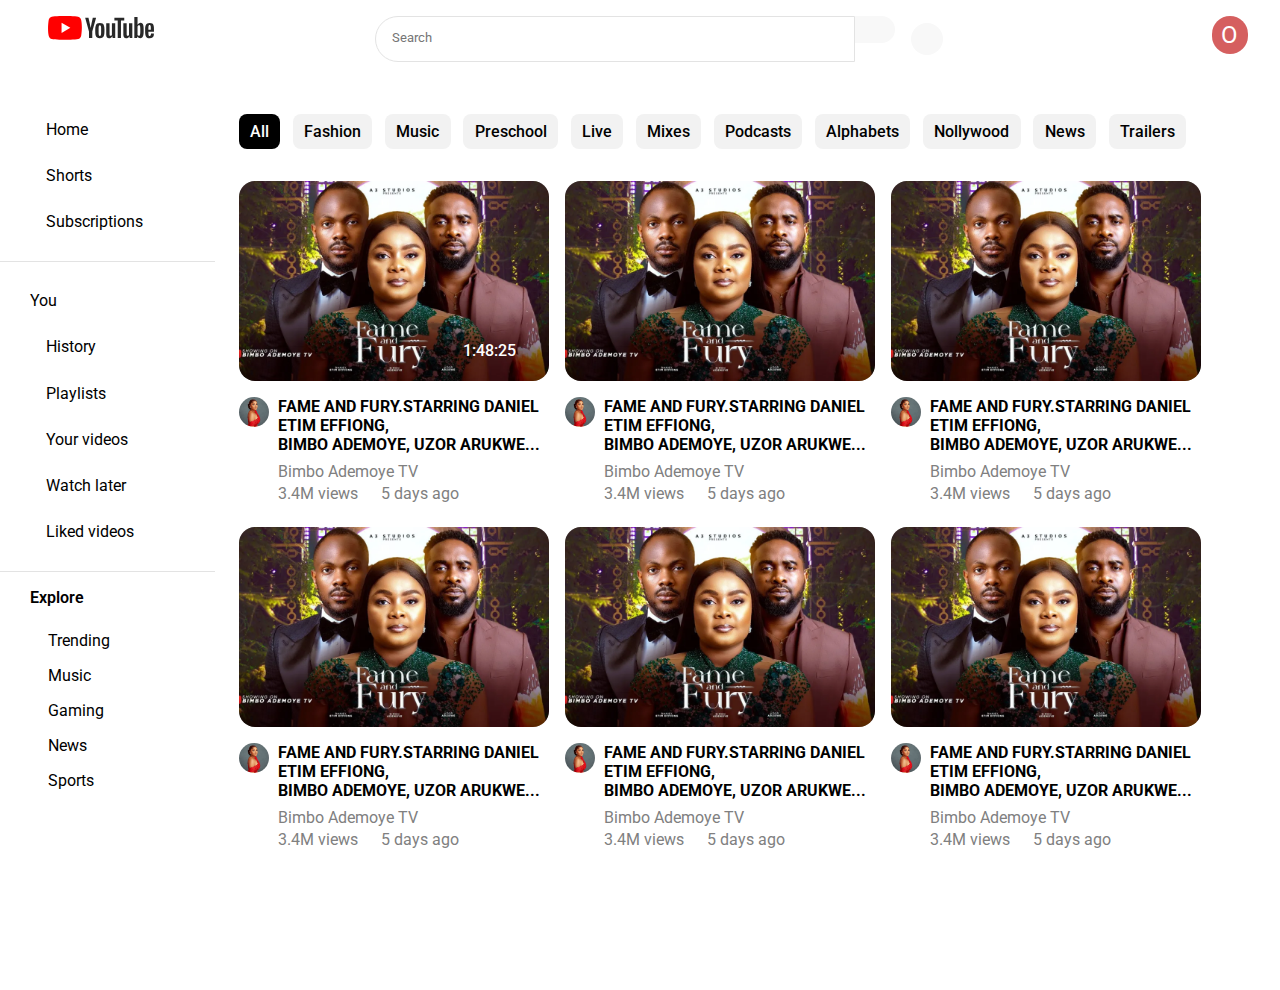
<file: index.html>
<!DOCTYPE html>
<html lang="en">
<head>
    <meta charset="UTF-8">
    <meta name="viewport" content="width=device-width, initial-scale=1.0">
    <title>Youtube Tutorial</title>
    <link rel="stylesheet" href="style.css">
    <link rel="stylesheet" href="https://cdnjs.cloudflare.com/ajax/libs/font-awesome/6.6.0/css/all.min.css" integrity="sha512-Kc323vGBEqzTmouAECnVceyQqyqdsSiqLQISBL29aUW4U/M7pSPA/gEUZQqv1cwx4OnYxTxve5UMg5GT6L4JJg==" crossorigin="anonymous" referrerpolicy="no-referrer" />
</head>
<body>
    <div class="youtube-container">
        <!-- top container -->
        <div class="top-container">
            <!-- top left -->
            <div class="top-left">
                <div class="icon">
                    <i class="fa fa-bars" aria-hidden="true"></i>
                </div>

                <div class="logo-container">
                    <a href="https://www.youtube.com/"><img src="./images/youtube logo.svg" alt="YouTube logo"></a>
                </div>
            </div>

            <!-- search container -->
            <div class="search-container">
                <form class="form">
                    <input type="text" placeholder="Search" name="search">
                    <div class="search-icon-container">
                        <i class="fa-solid fa-magnifying-glass"></i>
                    </div>
                </form>

                <div class="microphone-container">
                    <i class="fa-solid fa-microphone"></i>
                </div>
            </div>

            <!-- right container -->
             <div class="right-container">
                <div class="create-icon-container">
                    <i class="fa-solid fa-square-plus"></i>
                </div>

                <div class="notifications-icon">
                    <i class="fa-regular fa-bell"></i>
                </div>

                <div class="initials">
                    <h1>O</h1>
                </div>
             </div>
        </div>

        <!-- bottom container -->
         <div class="bottom-container">
            <div class="sidebar-container">
                <!-- first-sidebar -->
                <div class="first-sidebar">
                    <div class="menu-text">
                        <div class="home-icon">
                            <i class="fa-solid fa-house"></i>
                        </div>
                        <div class="home-text">
                            <p>Home</p>
                        </div>
                    </div>

                    <div class="menu-text">
                        <div class="home-icon">
                            <i class="fa-solid fa-arrow-up-short-wide"></i>
                        </div>
                        <div class="home-text">
                            <p>Shorts</p>
                        </div>
                    </div>

                    <div class="menu-text">
                        <div class="home-icon">
                            <i class="fa-regular fa-folder"></i>
                        </div>
                        <div class="home-text">
                            <p>Subscriptions</p>
                        </div>
                    </div>
                </div>

                <!-- second sidebar -->
                 <div class="second-sidebar">
                    <div class="you-icon-container">
                        <div class="you-text">
                            <p>You</p>
                        </div>
                        <div class="you-icon">
                            <i class="fa-solid fa-chevron-right"></i>
                        </div>
                    </div>
                    <!-- menu and icon -->
                    <div class="menu-text">
                        <div class="home-icon">
                            <i class="fa-regular fa-clock"></i>                        </div>
                        <div class="home-text">
                            <p>History</p>
                        </div>
                    </div>

                    <div class="menu-text">
                        <div class="home-icon">
                            <i class="fa-regular fa-rectangle-list"></i>
                        </div>
                        <div class="home-text">
                            <p>Playlists</p>
                        </div>
                    </div>

                    <div class="menu-text">
                        <div class="home-icon">
                            <i class="fa-brands fa-youtube"></i>                        </div>
                        <div class="home-text">
                            <p>Your videos</p>
                        </div>
                    </div>

                    <div class="menu-text">
                        <div class="home-icon">
                            <i class="fa-regular fa-clock"></i>        </div>
                        <div class="home-text">
                            <p>Watch later</p>
                        </div>
                    </div>

                    <div class="menu-text">
                        <div class="home-icon">
                            <i class="fa-regular fa-thumbs-up"></i>
                        </div>
                        <div class="home-text">
                            <p>Liked videos</p>
                        </div>
                    </div>
                 </div>

                 <div class="third-sidebar">
                    <div class="explore-icon">
                        <div class="explore">
                            <h1>Explore</h1>
                        </div>
                    </div>
                    

                    <div class="items">
                        <div class="trending-icon">
                            <div class="icons-all">
                                <i class="fa-solid fa-fire"></i>
                             </div>
                            <div class="trending">
                                <p>Trending</p>
                            </div>
                        </div>

                        <div class="trending-icon">
                            <div class="icons-all">
                                <i class="fa-solid fa-music"></i>                            </div>
                            <div class="trending">
                                <p>Music</p>
                            </div>
                        </div>

                        <div class="trending-icon">
                            <div class="icons-all">
                                <i class="fa-solid fa-gamepad"></i>
                            </div>
                            <div class="trending">
                                <p>Gaming</p>
                            </div>
                        </div>

                        <div class="trending-icon">
                            <div class="icons-all">
                                <i class="fa-solid fa-newspaper"></i>                            </div>
                            <div class="trending">
                                <p>News</p>
                            </div>
                        </div>

                        <div class="trending-icon">
                            <div class="icons-all">
                                <i class="fa-solid fa-football"></i>                     </div>
                            <div class="trending">
                                <p>Sports</p>
                            </div>
                        </div>
                    </div>
                 </div>
            </div>
            <div class="content area">
                <div class="top-content-area">
                    <div class="all-text">
                        <p>All</p>
                    </div>
    
                    <div class="all">
                        <p>Fashion</p>
                    </div>
                    <div class="all">
                        <p>Music</p>
                    </div>
                    <div class="all">
                        <p>Preschool</p>
                    </div>
                    <div class="all">
                        <p>Live</p>
                    </div>
                    <div class="all">
                        <p>Mixes</p>
                    </div>
                    <div class="all">
                        <p>Podcasts</p>
                    </div>
                    <div class="all">
                        <p>Alphabets</p>
                    </div>
                    <div class="all">
                        <p>Nollywood</p>
                    </div>
                    <div class="all">
                        <p>News</p>
                    </div>
                    <div class="all">
                        <p>Trailers</p>
                    </div>
                
                    <div class="you-icon">
                        <i class="fa-solid fa-chevron-right"></i>
                    </div>
                </div>

                <div class="second-content-area">
                    <div class="first-card-container">
                        <div class="image-background">
                            <div class="first-image-container">
                                <div class="time-stamp">
                                    <p>1:48:25</p>
                                </div>
                            </div>
                        </div>

                        <div class="textcard">
                            <div class="image">
                                <img src="./images/bimbo.jpg" alt="Bimbo Ademoye">
                            </div>

                            <div class="title">
                                <div class="bold-text-icon">
                                    <div class="bold-text">
                                        <h1>FAME AND FURY.STARRING DANIEL ETIM EFFIONG,</h1>
                                        <h1>BIMBO ADEMOYE, UZOR ARUKWE...</h1>
                                    </div>
                                    <div class="icon">
                                        <i class="fa fa-ellipsis-v" aria-hidden="true"></i>
                                    </div>
                                </div>
                                <div class="name-views">
                                    <div class="bimbo">
                                        <p>Bimbo Ademoye TV</p>
                                    </div>

                                    <div class="views-icon-days">
                                        <div class="million">
                                            <p>3.4M views</p>
                                        </div>
                                        <div class="dot-icon">
                                            <i class="fa fa-circle" aria-hidden="true"></i>
                                        </div>
                                        <div class="days">
                                            <p>5 days ago</p>
                                        </div>

                                    </div>
                                </div>
                            </div>
                        </div>
                    </div>

                    <div class="first-card-container">
                        <div class="image-background">
                            <div class="first-image-container">

                            </div>
                        </div>

                        <div class="textcard">
                            <div class="image">
                                <img src="./images/bimbo.jpg" alt="Bimbo Ademoye">
                            </div>

                            <div class="title">
                                <div class="bold-text-icon">
                                    <div class="bold-text">
                                        <h1>FAME AND FURY.STARRING DANIEL ETIM EFFIONG,</h1>
                                        <h1>BIMBO ADEMOYE, UZOR ARUKWE...</h1>
                                    </div>
                                    <div class="icon">
                                        <i class="fa fa-ellipsis-v" aria-hidden="true"></i>
                                    </div>
                                </div>
                                <div class="name-views">
                                    <div class="bimbo">
                                        <p>Bimbo Ademoye TV</p>
                                    </div>

                                    <div class="views-icon-days">
                                        <div class="million">
                                            <p>3.4M views</p>
                                        </div>
                                        <div class="dot-icon">
                                            <i class="fa fa-circle" aria-hidden="true"></i>
                                        </div>
                                        <div class="days">
                                            <p>5 days ago</p>
                                        </div>

                                    </div>
                                </div>
                            </div>
                        </div>
                    </div>

                    <div class="first-card-container">
                        <div class="image-background">
                            <div class="first-image-container">

                            </div>
                        </div>

                        <div class="textcard">
                            <div class="image">
                                <img src="./images/bimbo.jpg" alt="Bimbo Ademoye">
                            </div>

                            <div class="title">
                                <div class="bold-text-icon">
                                    <div class="bold-text">
                                        <h1>FAME AND FURY.STARRING DANIEL ETIM EFFIONG,</h1>
                                        <h1>BIMBO ADEMOYE, UZOR ARUKWE...</h1>
                                    </div>
                                    <div class="icon">
                                        <i class="fa fa-ellipsis-v" aria-hidden="true"></i>
                                    </div>
                                </div>
                                <div class="name-views">
                                    <div class="bimbo">
                                        <p>Bimbo Ademoye TV</p>
                                    </div>

                                    <div class="views-icon-days">
                                        <div class="million">
                                            <p>3.4M views</p>
                                        </div>
                                        <div class="dot-icon">
                                            <i class="fa fa-circle" aria-hidden="true"></i>
                                        </div>
                                        <div class="days">
                                            <p>5 days ago</p>
                                        </div>

                                    </div>
                                </div>
                            </div>
                        </div>
                    </div>

                    <div class="first-card-container">
                        <div class="image-background">
                            <div class="first-image-container">

                            </div>
                        </div>

                        <div class="textcard">
                            <div class="image">
                                <img src="./images/bimbo.jpg" alt="Bimbo Ademoye">
                            </div>

                            <div class="title">
                                <div class="bold-text-icon">
                                    <div class="bold-text">
                                        <h1>FAME AND FURY.STARRING DANIEL ETIM EFFIONG,</h1>
                                        <h1>BIMBO ADEMOYE, UZOR ARUKWE...</h1>
                                    </div>
                                    <div class="icon">
                                        <i class="fa fa-ellipsis-v" aria-hidden="true"></i>
                                    </div>
                                </div>
                                <div class="name-views">
                                    <div class="bimbo">
                                        <p>Bimbo Ademoye TV</p>
                                    </div>

                                    <div class="views-icon-days">
                                        <div class="million">
                                            <p>3.4M views</p>
                                        </div>
                                        <div class="dot-icon">
                                            <i class="fa fa-circle" aria-hidden="true"></i>
                                        </div>
                                        <div class="days">
                                            <p>5 days ago</p>
                                        </div>

                                    </div>
                                </div>
                            </div>
                        </div>
                    </div>

                    <div class="first-card-container">
                        <div class="image-background">
                            <div class="first-image-container">

                            </div>
                        </div>

                        <div class="textcard">
                            <div class="image">
                                <img src="./images/bimbo.jpg" alt="Bimbo Ademoye">
                            </div>

                            <div class="title">
                                <div class="bold-text-icon">
                                    <div class="bold-text">
                                        <h1>FAME AND FURY.STARRING DANIEL ETIM EFFIONG,</h1>
                                        <h1>BIMBO ADEMOYE, UZOR ARUKWE...</h1>
                                    </div>
                                    <div class="icon">
                                        <i class="fa fa-ellipsis-v" aria-hidden="true"></i>
                                    </div>
                                </div>
                                <div class="name-views">
                                    <div class="bimbo">
                                        <p>Bimbo Ademoye TV</p>
                                    </div>

                                    <div class="views-icon-days">
                                        <div class="million">
                                            <p>3.4M views</p>
                                        </div>
                                        <div class="dot-icon">
                                            <i class="fa fa-circle" aria-hidden="true"></i>
                                        </div>
                                        <div class="days">
                                            <p>5 days ago</p>
                                        </div>

                                    </div>
                                </div>
                            </div>
                        </div>
                    </div>

                    <div class="first-card-container">
                        <div class="image-background">
                            <div class="first-image-container">

                            </div>
                        </div>

                        <div class="textcard">
                            <div class="image">
                                <img src="./images/bimbo.jpg" alt="Bimbo Ademoye">
                            </div>

                            <div class="title">
                                <div class="bold-text-icon">
                                    <div class="bold-text">
                                        <h1>FAME AND FURY.STARRING DANIEL ETIM EFFIONG,</h1>
                                        <h1>BIMBO ADEMOYE, UZOR ARUKWE...</h1>
                                    </div>
                                    <div class="icon">
                                        <i class="fa fa-ellipsis-v" aria-hidden="true"></i>
                                    </div>
                                </div>
                                <div class="name-views">
                                    <div class="bimbo">
                                        <p>Bimbo Ademoye TV</p>
                                    </div>

                                    <div class="views-icon-days">
                                        <div class="million">
                                            <p>3.4M views</p>
                                        </div>
                                        <div class="dot-icon">
                                            <i class="fa fa-circle" aria-hidden="true"></i>
                                        </div>
                                        <div class="days">
                                            <p>5 days ago</p>
                                        </div>

                                    </div>
                                </div>
                            </div>
                        </div>
                    </div>
                </div>
            </div>
         </div>
    </div>
    
</body>
</html>
</file>
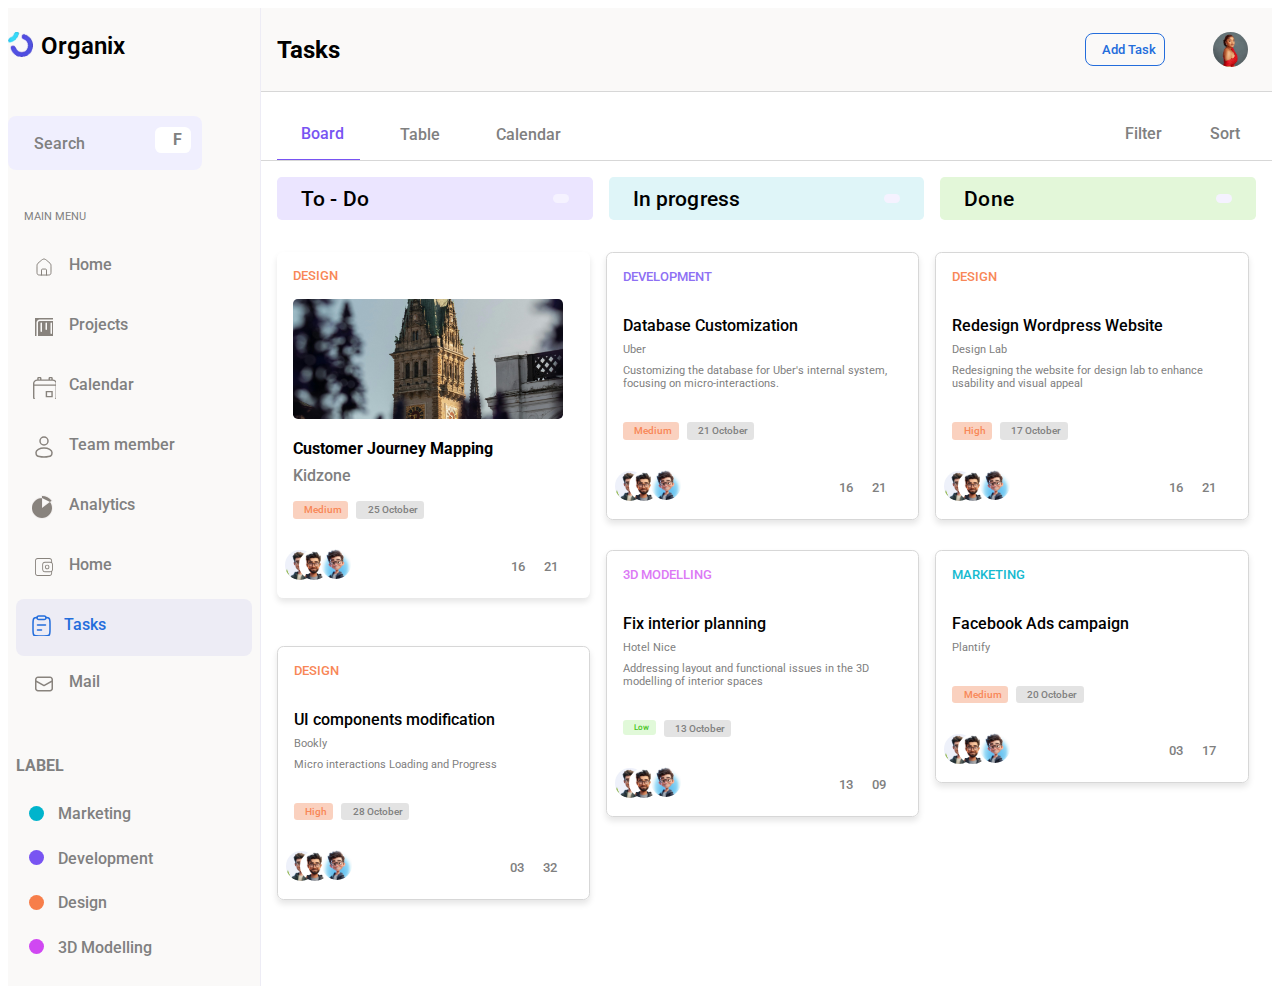
<file: dash.html>
<!DOCTYPE html>
<html lang="en">
<head>
    <meta charset="UTF-8">
    <meta name="viewport" content="width=device-width, initial-scale=1.0">
    <title>Dashboard</title>
    <link rel="stylesheet" href="dash.css">
    <link rel="stylesheet" href="https://cdnjs.cloudflare.com/ajax/libs/font-awesome/6.6.0/css/all.min.css" integrity="sha512-Kc323vGBEqzTmouAECnVceyQqyqdsSiqLQISBL29aUW4U/M7pSPA/gEUZQqv1cwx4OnYxTxve5UMg5GT6L4JJg==" crossorigin="anonymous" referrerpolicy="no-referrer" />
</head>
<body>
    <div class="dashboard-container">
        <div class="sidebar">
            <div class="logo">
                <div class="logo-icon">
                    <svg class="logus" width="14" height="14" viewBox="0 0 14 14" fill="none" xmlns="http://www.w3.org/2000/svg" xmlns:xlink="http://www.w3.org/1999/xlink">
                        <rect width="14" height="14" fill="url(#pattern0_28_20)"/>
                        <defs>
                        <pattern id="pattern0_28_20" patternContentUnits="objectBoundingBox" width="1" height="1">
                        <use xlink:href="#image0_28_20" transform="scale(0.0178571)"/>
                        </pattern>
                        <image id="image0_28_20" width="56" height="56" xlink:href="[data-uri]"/>
                        </defs>
                        </svg>
                </div>
                <div class="logo-text">
                    <h1>Organix</h1>
                </div>
            </div>

            <div class="search-container">
                <div class="search-icon">
                    <div class="glass-icon">
                        <i class="fa-solid fa-magnifying-glass"></i>
                    </div>
                    <div class="search">
                        <p>Search</p>
                    </div>
                </div>

                <div class="left-icons">
                    <div class="note">
                        <i class="fa-regular fa-pen-to-square"></i>
                    </div>
                    <div class="initial">
                        <h1>F</h1>
                    </div>
                </div>
            </div>

            <div class="main-menu">
                <div class="menu-text">
                    <p>MAIN MENU</p>
                </div>

                <div class="menu-icon">
                    <div class="home-icons">
                        <img src="./images/Home.svg" alt="Home">
                    </div>
                    <div class="home-text">
                        <p>Home</p>
                    </div>
                </div>

                <div class="menu-icon">
                    <div class="home-icons">
                       <img src="./images/projects.svg" alt="projects">
                    </div>
                    <div class="home-text">
                        <p>Projects</p>
                    </div>
                </div> 

                <div class="menu-icon">
                    <div class="home-icons">
                        <img src="./images/calendar.svg" alt="calendar">
                    </div>
                    <div class="home-text">
                        <p>Calendar</p>
                    </div>
                </div>

                <div class="menu-icon">
                    <div class="home-icons">
                        <img src="./images/team.svg" alt="Team">
                    </div>
                    <div class="home-text">
                        <p>Team member</p>
                    </div>
                </div>

                <div class="menu-icon">
                    <div class="home-icons">
                        <img src="./images/analytics.svg" alt="">
                    </div>
                    <div class="home-text">
                        <p>Analytics</p>
                    </div>
                </div>

                <div class="menu-icon">
                    <div class="home-icons">
                        <img src="./images/wallet.svg" alt="">
                    </div>
                    <div class="home-text">
                        <p>Home</p>
                    </div>
                </div>

                <div class="task-and-icon">
                    <div class="task-icons">
                        <img src="./images/task.svg" alt="">
                    </div>
                    <div class="task-text">
                        <p>Tasks</p>
                    </div>
                </div>

                <div class="menu-icon">
                    <div class="home-icons">
                        <img src="./images/mail.svg" alt="">
                    </div>
                    <div class="home-text">
                        <p>Mail</p>
                    </div>
                </div>              
            </div>

            <div class="label-list">
                <div class="label">
                    <h1>LABEL</h1>
                </div>

                <div class="circle-label">
                    <div class="circle-container">
                        <div class="circle-1">
                        </div>
                    </div>
                    <div class="content">
                        <p>Marketing</p>
                    </div>
                </div>

                <div class="circle-label">
                    <div class="circle-container">
                        <div class="circle-2">

                        </div>
                    </div>
                    <div class="content">
                        <p>Development</p>
                    </div>
                </div>

                <div class="circle-label">
                    <div class="circle-container">
                        <div class="circle-3">
                        </div>
                    </div>
                    
                    <div class="content">
                        <p>Design</p>
                    </div>
                </div>

                <div class="circle-label">
                    <div class="circle-container">
                        <div class="circle-4">
                        </div>
                    </div>   
                    <div class="content">
                        <p>3D Modelling</p>
                    </div>
                </div>
            </div>
        </div>

        <div class="content-area">
            <div class="header">
                <div class="tasks">
                    <h1>Tasks</h1>
                </div>

               <div class="right-items">
                <div class="addtask-plus">
                    <div class="plus-icon">
                        <i class="fa-solid fa-plus"></i>
                    </div>
                    <div class="add-task">
                        <p>Add Task</p>
                    </div>
                </div>

                <div class="notifications-icon">
                    <i class="fa-regular fa-bell"></i>
                </div>

                <div class="pics-container">
                    <img src="./images/bimbo.jpg" alt="">
                </div>
               </div>
            </div>

            <div class="header-2">
                <div class="left-header">
                    <div class="board-and-icon">
                        <div class="board-icon">
                            <i class="fa-solid fa-book-open"></i>
                        </div>
                        <div class="board-text">
                            <p>Board</p>
                        </div>
                    </div>

                    <div class="table-and-icon">
                        <div class="table-icon">
                            <i class="fa-solid fa-table-columns"></i>
                        </div>

                        <div class="table-text">
                            <p>Table</p>
                        </div>
                    </div>

                    <div class="table-and-icon">
                        <div class="table-icon">
                            <i class="fa-regular fa-calendar"></i>
                        </div>
                        <div class="table-text">
                            <p>Calendar</p>
                        </div>
                    </div>
                </div>

                <div class="right-header">
                    <div class="filter-and-sort">
                        <div class="filter-sort">
                            <i class="fa-solid fa-filter"></i>
                        </div>
                        <div class="filter-text">
                            <p>Filter</p>
                        </div>
                    </div>
                    
                    <div class="filter-and-sort">
                        <div class="filter-sort">
                            <i class="fa-solid fa-arrow-up-wide-short"></i>                        </div>
                        <div class="filter-text">
                            <p>Sort</p>
                        </div>
                    </div>
                </div>
                
            </div>

            <div class="header-3">
                <div class="todo-icon">
                    <div class="to-do">
                        <h1>To - Do</h1>
                    </div>
                    <div class="pluss">
                        <i class="fa-solid fa-plus"></i>
                    </div>
                </div>

                <div class="in-pro-icon">
                    <div class="to-do">
                        <h1>In progress</h1>
                    </div>
                    <div class="pluss">
                        <i class="fa-solid fa-plus"></i>
                    </div>
                </div>

                <div class="done-icon">
                    <div class="to-do">
                        <h1>Done</h1>
                    </div>
                    <div class="pluss">
                        <i class="fa-solid fa-plus"></i>
                    </div>
                </div>
            </div>

            <div class="down-section">
                <div class="first-card">
                    <div class="middle-item">
                        <div class="design-elipsis">
                            <div class="design">
                                <h1>DESIGN</h1>
                            </div>
                            <div class="elipsis">
                                <i class="fa-solid fa-ellipsis"></i> 
                            </div>
                        </div>
                        <div class="globe">
                            <div class="globe-image">

                            </div>
                        </div>

                        <div class="customer-kid">
                            <div class="customer">
                                <h1>Customer Journey Mapping</h1>
                            </div>
    
                            <div class="kid">
                                <p>Kidzone</p>
                            </div>
                        </div>

                        <div class="med-time-icon">
                           <div class="medium-clock">
                            <div class="medium-icon">
                                <div class="flag">
                                    <i class="fa-regular fa-flag"></i>
                                </div>
                            <div class="medium">
                                <p>Medium</p>
                            </div>
                            </div>

                            <div class="time-date">
                                <div class="clock">
                                    <i class="fa-regular fa-clock"></i>
                                </div>

                                <div class="date">
                                    <p>25 October</p>
                                </div>
                            </div>
                           </div>

                           <div class="speed">
                            <i class="fa-solid fa-plane-up"></i>
                           </div>
                        </div>
                    </div>

                    <div class="bottom-item">
                        <div class="user-icon">
                            <div class="pics-1">
                                <img src="./images/avatar 2.avif" alt="">
                            </div>
                            <div class="pics-2">
                                <img src="./images/avatar.avif" alt="">
                            </div>
                            <div class="pics-3">
                                <img src="./images/avatar 3.avif" alt="">
                            </div>
                        </div>

                        <div class="righty-list">
                            <div class="numb-icon">
                                <div class="number-and-icon">
                                    <div class="cone">
                                        <i class="fa-solid fa-paperclip"></i>
                                    </div>
                                    <div class="numb">
                                        <p>16</p>
                                    </div>
                                </div>
                            </div>

                            <div class="numb-icon">
                                <div class="number-and-icon">
                                    <div class="cone">
                                        <i class="fa-regular fa-comment-dots"></i>                                    </div>
                                    <div class="numb">
                                        <p>21</p>
                                    </div>
                                </div>
                            </div>
                        </div>
                    </div>
                </div>

                <div class="second-card">
                    <div class="middle-item">
                        <div class="design-elipsis">
                            <div class="development">
                                <h1>DEVELOPMENT</h1>
                            </div>
                            <div class="elipsis">
                                <i class="fa-solid fa-ellipsis"></i>                        </div>
                        </div>

                        <div class="elements">
                            <div class="elements">
                                <div class="data-uber">
                                    <div class="data">
                                        <h1>Database Customization</h1>
                                    </div>
            
                                    <div class="uber">
                                        <p>Uber</p>
                                    </div>
                                </div>
        
                                <div class="database">
                                    <div class="database-text">
                                        <p>Customizing the database for Uber's internal system, focusing on micro-interactions.</p>
                                    </div>
                                </div>
                            </div> 
                        </div>

                        <div class="med-time-icon">
                           <div class="medium-clock">
                            <div class="medium-icon">
                                <div class="flag">
                                    <i class="fa-regular fa-flag"></i>
                                </div>
                            <div class="medium">
                                <p>Medium</p>
                            </div>
                            </div>

                            <div class="time-date">
                                <div class="clock">
                                    <i class="fa-regular fa-clock"></i>
                                </div>

                                <div class="date">
                                    <p>21 October</p>
                                </div>
                            </div>
                           </div>
                        </div>
                    </div>

                    <div class="bottom-item">
                        <div class="user-icon">
                            <div class="pics-1">
                                <img src="./images/avatar 2.avif" alt="">
                            </div>
                            <div class="pics-2">
                                <img src="./images/avatar.avif" alt="">
                            </div>
                            <div class="pics-3">
                                <img src="./images/avatar 3.avif" alt="">
                            </div>
                        </div>

                        <div class="righty-list">
                            <div class="numb-icon">
                                <div class="number-and-icon">
                                    <div class="cone">
                                        <i class="fa-solid fa-paperclip"></i>
                                    </div>
                                    <div class="numb">
                                        <p>16</p>
                                    </div>
                                </div>
                            </div>

                            <div class="numb-icon">
                                <div class="number-and-icon">
                                    <div class="cone">
                                        <i class="fa-regular fa-comment-dots"></i>                                    </div>
                                    <div class="numb">
                                        <p>21</p>
                                    </div>
                                </div>
                            </div>
                        </div>
                    </div>
                </div>

                <div class="third-card">
                    <div class="middle-item">
                        <div class="design-elipsis">
                            <div class="design">
                                <h1>DESIGN</h1>
                            </div>
                            <div class="elipsis">
                                <i class="fa-solid fa-ellipsis"></i>                        </div>
                            </div>

                            <div class="elements">
                                <div class="elements">
                                    <div class="data-uber">
                                        <div class="data">
                                            <h1>Redesign Wordpress Website</h1>
                                        </div>
                
                                        <div class="uber">
                                            <p>Design Lab</p>
                                        </div>
                                    </div>
            
                                    <div class="database">
                                        <div class="database-text">
                                            <p>Redesigning the website for design lab to enhance usability and visual appeal</p>
                                        </div>
                                    </div>
                                </div> 
                            </div>

                        <div class="med-time-icon">
                           <div class="medium-clock">
                            <div class="medium-icon">
                                <div class="flag">
                                    <i class="fa-regular fa-flag"></i>
                                </div>
                            <div class="medium">
                                <p>High</p>
                            </div>
                            </div>

                            <div class="time-date">
                                <div class="clock">
                                    <i class="fa-regular fa-clock"></i>
                                </div>

                                <div class="date">
                                    <p>17 October</p>
                                </div>
                            </div>
                           </div>
                        </div>
                    </div>

                    <div class="bottom-item">
                        <div class="user-icon">
                            <div class="pics-1">
                                <img src="./images/avatar 2.avif" alt="">
                            </div>
                            <div class="pics-2">
                                <img src="./images/avatar.avif" alt="">
                            </div>
                            <div class="pics-3">
                                <img src="./images/avatar 3.avif" alt="">
                            </div>
                        </div>

                        <div class="righty-list">
                            <div class="numb-icon">
                                <div class="number-and-icon">
                                    <div class="cone">
                                        <i class="fa-solid fa-paperclip"></i>
                                    </div>
                                    <div class="numb">
                                        <p>16</p>
                                    </div>
                                </div>
                            </div>

                            <div class="numb-icon">
                                <div class="number-and-icon">
                                    <div class="cone">
                                        <i class="fa-regular fa-comment-dots"></i>                                    </div>
                                    <div class="numb">
                                        <p>21</p>
                                    </div>
                                </div>
                            </div>
                        </div>
                    </div>
                </div>

                <div class="third-card">
                    <div class="middle-item">
                        <div class="design-elipsis">
                            <div class="design">
                                <h1>DESIGN</h1>
                            </div>
                            <div class="elipsis">
                                <i class="fa-solid fa-ellipsis"></i>                        </div>
                            </div>

                            <div class="elements">
                                <div class="elements">
                                    <div class="data-uber">
                                        <div class="data">
                                            <h1>UI components modification</h1>
                                        </div>
                
                                        <div class="uber">
                                            <p>Bookly</p>
                                        </div>
                                    </div>
            
                                    <div class="database">
                                        <div class="database-text">
                                            <p>Micro interactions Loading and Progress</p>
                                        </div>
                                    </div>
                                </div> 
                            </div>

                        <div class="med-time-icon">
                           <div class="medium-clock">
                            <div class="medium-icon">
                                <div class="flag">
                                    <i class="fa-regular fa-flag"></i>
                                </div>
                            <div class="medium">
                                <p>High</p>
                            </div>
                            </div>

                            <div class="time-date">
                                <div class="clock">
                                    <i class="fa-regular fa-clock"></i>
                                </div>

                                <div class="date">
                                    <p>28 October</p>
                                </div>
                            </div>
                           </div>
                        </div>
                    </div>

                    <div class="bottom-item">
                        <div class="user-icon">
                            <div class="pics-1">
                                <img src="./images/avatar 2.avif" alt="">
                            </div>
                            <div class="pics-2">
                                <img src="./images/avatar.avif" alt="">
                            </div>
                            <div class="pics-3">
                                <img src="./images/avatar 3.avif" alt="">
                            </div>
                        </div>

                        <div class="righty-list">
                            <div class="numb-icon">
                                <div class="number-and-icon">
                                    <div class="cone">
                                        <i class="fa-solid fa-paperclip"></i>
                                    </div>
                                    <div class="numb">
                                        <p>03</p>
                                    </div>
                                </div>
                            </div>

                            <div class="numb-icon">
                                <div class="number-and-icon">
                                    <div class="cone">
                                        <i class="fa-regular fa-comment-dots"></i>                                    </div>
                                    <div class="numb">
                                        <p>32</p>
                                    </div>
                                </div>
                            </div>
                        </div>
                    </div>
                </div>

                <div class="fifth-card">
                    <div class="middle-item">
                        <div class="design-elipsis">
                            <div class="design">
                                <h1 class="modelling">3D MODELLING</h1>
                            </div>
                            <div class="elipsis">
                                <i class="fa-solid fa-ellipsis"></i>                        </div>
                            </div>

                            <div class="elements">
                                <div class="elements">
                                    <div class="data-uber">
                                        <div class="data">
                                            <h1>Fix interior planning</h1>
                                        </div>
                
                                        <div class="uber">
                                            <p>Hotel Nice</p>
                                        </div>
                                    </div>
            
                                    <div class="database">
                                        <div class="database-text">
                                            <p>Addressing layout and functional issues in the 3D modelling of interior spaces</p>
                                        </div>
                                    </div>
                                </div> 
                            </div>

                        <div class="med-time-icon">
                           <div class="medium-clock">
                            <div class="low-icon">
                                <div class="low-flag">
                                    <i class="fa-regular fa-flag"></i>
                                </div>
                            <div class="Low">
                                <p>Low</p>
                            </div>
                            </div>

                            <div class="time-date">
                                <div class="clock">
                                    <i class="fa-regular fa-clock"></i>
                                </div>

                                <div class="date">
                                    <p>13 October</p>
                                </div>
                            </div>
                           </div>
                        </div>
                    </div>

                    <div class="bottom-item">
                        <div class="user-icon">
                            <div class="pics-1">
                                <img src="./images/avatar 2.avif" alt="">
                            </div>
                            <div class="pics-2">
                                <img src="./images/avatar.avif" alt="">
                            </div>
                            <div class="pics-3">
                                <img src="./images/avatar 3.avif" alt="">
                            </div>
                        </div>

                        <div class="righty-list">
                            <div class="numb-icon">
                                <div class="number-and-icon">
                                    <div class="cone">
                                        <i class="fa-solid fa-paperclip"></i>
                                    </div>
                                    <div class="numb">
                                        <p>13</p>
                                    </div>
                                </div>
                            </div>

                            <div class="numb-icon">
                                <div class="number-and-icon">
                                    <div class="cone">
                                        <i class="fa-regular fa-comment-dots"></i>                                    </div>
                                    <div class="numb">
                                        <p>09</p>
                                    </div>
                                </div>
                            </div>
                        </div>
                    </div>
                </div>

                <div class="sixth-card">
                    <div class="middle-item">
                        <div class="design-elipsis">
                            <div class="marketing">
                                <h1>MARKETING</h1>
                            </div>
                            <div class="elipsis">
                                <i class="fa-solid fa-ellipsis"></i>                        </div>
                            </div>

                            <div class="elements">
                                <div class="elements">
                                    <div class="data-uber">
                                        <div class="data">
                                            <h1>Facebook Ads campaign</h1>
                                        </div>
                
                                        <div class="uber">
                                            <p>Plantify</p>
                                        </div>
                                    </div>
        
                                </div> 
                            </div>

                        <div class="med-time-icon">
                           <div class="medium-clock">
                            <div class="medium-icon">
                                <div class="flag">
                                    <i class="fa-regular fa-flag"></i>
                                </div>
                            <div class="medium">
                                <p>Medium</p>
                            </div>
                            </div>

                            <div class="time-date">
                                <div class="clock">
                                    <i class="fa-regular fa-clock"></i>
                                </div>

                                <div class="date">
                                    <p>20 October</p>
                                </div>
                            </div>
                           </div>
                        </div>
                    </div>

                    <div class="bottom-item">
                        <div class="user-icon">
                            <div class="pics-1">
                                <img src="./images/avatar 2.avif" alt="">
                            </div>
                            <div class="pics-2">
                                <img src="./images/avatar.avif" alt="">
                            </div>
                            <div class="pics-3">
                                <img src="./images/avatar 3.avif" alt="">
                            </div>
                        </div>

                        <div class="righty-list">
                            <div class="numb-icon">
                                <div class="number-and-icon">
                                    <div class="cone">
                                        <i class="fa-solid fa-paperclip"></i>
                                    </div>
                                    <div class="numb">
                                        <p>03</p>
                                    </div>
                                </div>
                            </div>

                            <div class="numb-icon">
                                <div class="number-and-icon">
                                    <div class="cone">
                                        <i class="fa-regular fa-comment-dots"></i>                                    </div>
                                    <div class="numb">
                                        <p>17</p>
                                    </div>
                                </div>
                            </div>
                        </div>
                    </div>
                </div>
            </div>
        </div>
    </div>
</body>
</html>
</file>
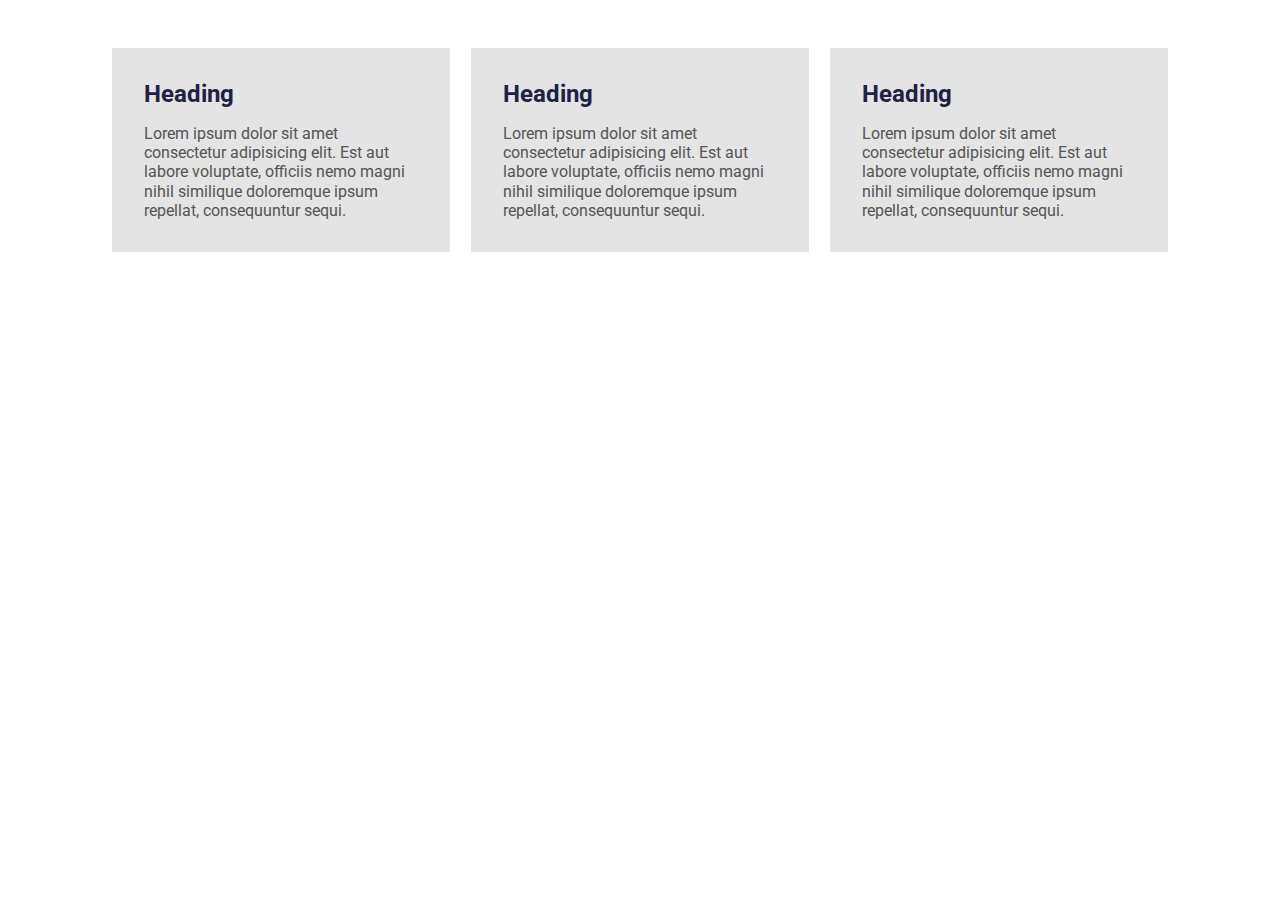
<file: wrap..html>
<!DOCTYPE html>
<html lang="en">
<head>
    <meta charset="UTF-8">
    <meta name="viewport" content="width=device-width, initial-scale=1.0">
    <title>Document</title>
    <link rel="stylesheet" href="wrap.css">
    <link rel="stylesheet" href="https://cdnjs.cloudflare.com/ajax/libs/font-awesome/6.6.0/css/all.min.css" integrity="sha512-Kc323vGBEqzTmouAECnVceyQqyqdsSiqLQISBL29aUW4U/M7pSPA/gEUZQqv1cwx4OnYxTxve5UMg5GT6L4JJg==" crossorigin="anonymous" referrerpolicy="no-referrer" />

</head>
<body>
    <div class="main-container">
        <div class="first-container">
            <div class="heading">
                <h1>Heading</h1>
            </div>
            <div class="text">
                <p>Lorem ipsum dolor sit amet consectetur adipisicing elit. Est aut labore voluptate, officiis nemo magni nihil similique doloremque ipsum repellat, consequuntur sequi.</p>
            </div>
        </div>
        <div class="first-container">
            <div class="heading">
                <h1>Heading</h1>
            </div>
            <div class="text">
                <p>Lorem ipsum dolor sit amet consectetur adipisicing elit. Est aut labore voluptate, officiis nemo magni nihil similique doloremque ipsum repellat, consequuntur sequi.</p>
            </div>
        </div>
    
        <div class="first-container">
            <div class="heading">
                <h1>Heading</h1>
            </div>
            <div class="text">
                <p>Lorem ipsum dolor sit amet consectetur adipisicing elit. Est aut labore voluptate, officiis nemo magni nihil similique doloremque ipsum repellat, consequuntur sequi.</p>
            </div>
        </div>
    </div>
</body>
</html>
</file>
<file: style.css>
@import url('https://fonts.googleapis.com/css2?family=Inter:ital,opsz,wght@0,14..32,100..900;1,14..32,100..900&family=Poppins:ital,wght@0,100;0,200;0,300;0,400;0,500;0,600;0,700;0,800;0,900;1,100;1,200;1,300;1,400;1,500;1,600;1,700;1,800;1,900&family=Roboto:ital,wght@0,100;0,300;0,400;0,500;0,700;0,900;1,100;1,300;1,400;1,500;1,700;1,900&display=swap');

* {
    margin: 0;
    padding: 0;
    box-sizing: border-box;
    font-family: "Roboto", serif;
}

.youtube-container {
    width: 100%;
    height: auto;
    display: flex;
    flex-direction: column;
    justify-content: start;
    align-items: start;
}

.top-container {
    width: 100%;
    height: 10vh;
    display: flex;
    flex-direction: row;
    justify-content: space-between;
    align-items: start;
    padding: 1rem 2rem 2rem;

}

.top-left {
    width: fit-content;
    height: auto;
    display: flex;
    flex-direction: row;
    justify-content: start;
    align-items: start;
    column-gap: 1rem;
}

.icon {
    width: fit-content;
    height: auto;
}

.icon i {
    font-size: 1.3rem;
    cursor: pointer;
}

.logo-container {
    width: 106px;
    height: 24px;
}

.logo-container img {
    width: 100%;
    height: 100%;
}

.search-container {
    width: 100%;
    height: auto;
    display: flex;
    flex-direction: row;
    justify-content: center;
    align-items: center;
    column-gap: 1rem;
}

.form {
    width: fit-content;
    height: auto;
    display: flex;
    flex-direction: row;
    justify-content: start;
    align-items: start;
}

input {
    width: 30rem;
    height: auto;
    padding: 0.8rem 1rem 1rem;
    border-top-left-radius: 12rem;
    border-bottom-left-radius: 12rem;
    border: 1px solid #e3e3e3;
}

.search-icon-container {
    width: fit-content;
    height: auto;
    padding: 1rem 1.5rem 0.7rem 1rem;
    background-color: #f8f8f8;
    border-top-right-radius: 12rem;
    border-bottom-right-radius: 12rem;
}

.search-icon-container i {
    font-size: 1.3rem;
}

.microphone-container {
    width: fit-content;
    height: auto;
    padding: 1rem;
    border-radius: 1000000rem;
    background-color: #f8f8f8;
}

.right-container {
    width: auto;
    height: auto;
    display: flex;
    flex-direction: row;
    justify-content: start;
    align-items: center;
    column-gap: 1.5rem;
}

.create-icon-container, .notifications-icon {
    width: fit-content;
    height: auto;
}

.create-icon-container {
    font-size: 1.5rem;
    cursor: pointer;
}

.notifications-icon {
    font-size: 1.5rem;
    cursor: pointer;
}

.initials {
    width: fit-content;
    height: auto;
    background-color: rgb(213, 95, 95);
    padding: 0.3rem 0.6rem;
    border-radius: 12rem;
    cursor: pointer;
}

.initials h1{
    font-size: 1.5rem;
    font-weight: 400;
    color: white;
}

.bottom-container {
    width: 100%;
    height: 90vh;
    display: flex;
    flex-direction: row;
    justify-content: start;
    align-items: start;
}

.sidebar-container {
    width: 42%;
    height: 100vh;
    display: flex;
    flex-direction: column;
    justify-content: start;
    align-items: start;
    overflow-y: scroll;
}

.first-sidebar {
    width: 100%;
    height: auto;
    display: flex;
    flex-direction: column;
    justify-content: start;
    align-items: start;
    padding: 1rem 0 1rem 1rem;
    border-bottom: 1px solid #e3e3e3;
}

.menu-text{
    width: 100%;
    height: auto;
    display: flex;
    flex-direction: row;
    justify-content: start;
    align-items: start;
    column-gap: 1rem;
    padding: 0.85rem;
    cursor: pointer;    
}

.menu-text:hover {
    background-color: #f8f8f8;
    border-radius: 0.7rem;

}

.second-sidebar {
    width: 100%;
    height: auto;
    display: flex;
    flex-direction: column;
    justify-content: start;
    align-items: start;
    padding: 1rem 0 1rem 1rem;
    border-bottom: 1px solid #e3e3e3;
}

.you-icon-container {
    width: 100%;
    height: auto;
    display: flex;
    flex-direction: row;
    justify-content: start;
    align-items: center;
    column-gap: 1rem;
    padding: 0.85rem;
}

.you-icon-container:hover {
    background-color: #f8f8f8;
    border-radius: 0.7rem;
}

.you-text {
    width: fit-content;
    height: auto;
}

.third-sidebar {
    width: 100%;
    height: auto;
    display: flex;
    flex-direction: column;
    justify-content: start;
    align-items: start;
    row-gap: 1rem;
    padding: 1rem 0 1rem 1rem;
}

.explore-icon {
    width: fit-content;
    height: auto;
    display: flex;
    flex-direction: row;
    justify-content: start;
    align-items: start;
    column-gap: 1rem;
    padding: 0 0.85rem;
}


.explore h1 {
    font-size: 1rem;
    font-weight: 600;
}

.items {
    width: 100%;
    height: auto;
}

.trending-icon {
    width: fit-content;
    height: auto;
    display: flex;
    flex-direction: row;
    justify-content: start;
    align-items: start;
    column-gap: 1rem;
    padding: 0.5rem 1rem;
}

.trending-icon:hover {
    background-color: #f8f8f8;
    border-radius: 0.5rem;
}

.content-area {
    width: 58%;
    height: 90vh;
}

.top-content-area {
    width: 100%;
    height: auto;
    padding: 1.5rem 0 1.5rem 1.5rem;
    display: flex;
    flex-direction: row;
    justify-content: start;
    align-items: start;
    column-gap: 0.8rem;
}

.all {
    width: fit-content;
    height: auto;
    padding: 0.5rem 0.7rem;
    background-color: #f2f2f2;
    border-radius: 0.5rem;   
}

.all:hover {
    background-color: #d7d7d7;
}

.all p{
    font-size: 1rem;
    font-weight: 500;
}

.all-text {
    width: fit-content;
    height: auto;
    padding: 0.5rem 0.7rem;
    background-color: #000000;
    border-radius: 0.5rem;
    color: white;
}

.all-text p {
    font-size: 1rem;
    font-weight: 500;
}

.you-icon {
    width: fit-content;
    padding: 0.5rem 1rem;
    border-radius: 1000000rem;
}

.you-icon:hover {
    background-color: #d7d7d7;
}

.second-content-area {
    width: 100%;
    height: auto; 
    padding: 0.5rem 0.5rem 0.5rem 1.5rem;  
    display: flex;
    flex-direction: row;
    justify-content: start;
    align-items: start;
    column-gap: 1rem;
    flex-wrap: wrap;
    row-gap: 1rem;
}

.first-card-container {
    width: 30%;
    height: auto;

}

.image-background {
    width: 100%;
    height: auto;
    background-color:#d7d7d7;
    border-radius: 1rem;

}

.first-image-container {
    width: 100%;
    height: 200px;
    background-image: url('./images/Fame\ and\ fury.webp');
    background-position: center;
    background-size: cover;
    background-repeat: none;
    border-radius: 1rem;
}


.image {
    width: 40px;
    height: 40px;
}

.image img {
    width: 30px;
    height: 30px;
    border-radius: 100000rem;
}

.time-stamp {
    width: auto;
    height: auto;
    padding-top: 10rem;
    padding-left: 14rem;
}

.time-stamp p {
    color: white;
    font-weight: 500;
}

.textcard {
    width: 100%;
    height: auto;
    display: flex;
    flex-direction: row;
    justify-content: start;
    align-items: start;
    column-gap: 0.6rem;
    padding-top: 1rem;
}

.bold-text-icon {
    width: 100%;
    height: auto;
    display: flex;
    flex-direction: row;
    justify-content: start;
    align-items: start;
}

.bold-text h1 {
    font-size: 1rem;
}

.name-views {
    width: fit-content;
    height: auto;
    display: flex;
    flex-direction: column;
    justify-content: start;
    align-items: start;
    row-gap: 0.2rem;
    padding: 0.5rem 0;
}

.bimbo p {
    font-size: 1rem;
    color: gray;
}

.views-icon-days {
    width: 100%;
    height: auto;
    display: flex;
    flex-direction: row;
    justify-content: start;
    align-items: start;
    column-gap: 0.2rem;
}

.dot-icon {
    font-size: 0.4rem;
    color: gray;
    padding: 0.5rem;
}

.million {
    width: fit-content;
    height: auto;
}
.million p {
    font-size: 1rem;
    color: gray;   
}

.days {
    width: fit-content;
    height: auto;
}

.days p {
    font-size: 1rem;
    color: gray; 
}
</file>
<file: dash.css>
@import url('https://fonts.googleapis.com/css2?family=Inter:ital,opsz,wght@0,14..32,100..900;1,14..32,100..900&family=Poppins:ital,wght@0,100;0,200;0,300;0,400;0,500;0,600;0,700;0,800;0,900;1,100;1,200;1,300;1,400;1,500;1,600;1,700;1,800;1,900&family=Roboto:ital,wght@0,100;0,300;0,400;0,500;0,700;0,900;1,100;1,300;1,400;1,500;1,700;1,900&display=swap');

* {
    margin: 0;
    padding: 0;
    box-sizing: border-box;
    font-family: "Roboto", serif;
    /* background-color: #d7d7d7; */
}

.dashboard-container {
    width: 100%;
    height: auto;
    padding: 0.5rem;
    display: flex;
    flex-direction: row;
    justify-content: start;
    align-items: start;
    padding: 0.5rem;
}

.sidebar {
    width: 20%;
    height: 100%;
    display: flex;
    flex-direction: column;
    justify-content: start;
    align-items: start;
    row-gap: 1.5rem;
    border-right: 1px solid #edecf5;
    background-color: #faf9f8;
    padding: 1rem 0;
}

.logo {
    width: fit-content;
    height: auto;
    display: flex;
    flex-direction: row;
    justify-content: start;
    align-items: start;
    column-gap: 0.5rem;
    padding: 0.5rem 0 2rem;
}

.logo-icon {
    width: 25px;
    height: 25px;
}

.logo-icon .logus {
    width: 25px;
    height: auto;
    font-size: 1rem;
}

.logo-text {
    width: fit-content;
    height: auto;
}

.logo-text h1 {
    font-size: 1.5rem;
    font-weight: 600;
}

.search-container {
    width: fit-content;
    height: auto;
    display: flex;
    flex-direction: row;
    justify-content: start;
    align-items: start;
    column-gap: 4rem;
    padding: 0.7rem;
    background-color: #f0effe;
    border-radius: 0.5rem;
}

.search-icon {
    width: fit-content;
    height: auto;
    display: flex;
    flex-direction: row;
    justify-content: start;
    align-items: start;
    column-gap: 0.5rem;
    padding: 0.4rem;
}

.glass-icon {
    width: fit-content;
    height: auto;
}

.glass-icon, i {
    font-size: 0.8rem;
    color: gray;
}

.search {
    width: fit-content;
    height: auto;
}

.search, p {
    font-size: 0.8rem;
    font-size: 500;
    color: gray;
}

.left-icons {
    width: fit-content;
    height: auto;
    display: flex;
    flex-direction: row;
    justify-content: start;
    align-items: start;
    column-gap: 0.5rem;
    padding: 0.2rem 0.6rem;
    border-radius: 0.4rem;
    background-color: white;
}

.initial h1 {
    font-size: 1rem;
    color: gray;
}

.main-menu {
    width: 100%;
    height: auto;
    padding: 0 0.5rem 0 ;
}

.menu-text {
    width: fit-content;
    height: auto;
    padding: 1rem 0.5rem;
}

.menu-text p {
    font-size: 0.7rem;
    font-weight: 400;
}

.menu-icon {
    width: 100%;
    height: auto;
    display: flex;
    flex-direction: row;
    justify-content: start;
    align-items: start;
    padding: 1rem;
    column-gap: 0.8rem;

}

.menu-icon:hover {
    background-color: #edecf5;
    border-radius: 0.4rem;
    padding: 0.5rem;
}

.home-icons {
    width: fit-content;
    height: auto;
}
.home-text {
    width: fit-content;
    height: auto;
}

.home-text, p {
    font-size: 1rem;
    font-weight: 500;
}

.task-and-icon {
    width: 100%;
    height: auto;
    background-color: #edecf5;
    display: flex;
    flex-direction: row;
    justify-content: start;
    align-items: start;
    padding: 1rem;
    column-gap: 0.8rem;
    border-radius: 0.5rem;
}


.task-icons {
    width: fit-content;
    height: auto;
    
}

.task-text {
    width: fit-content;
    height: auto;
}

.task-text p{
    color: #236ddc;
}

.label-list {
    width: 100%;
    height: auto;
    display: flex;
    flex-direction: column;
    justify-content: start;
    align-items: start;
}

.label {
    width: fit-content;
    height: auto;
    padding: 1rem 0.5rem;
}

.label h1 {
    font-size: 1rem;
    color: gray;
}

.circle-label {
    width: 100%;
    height: auto;
    display: flex;
    flex-direction: row;
    justify-content: start;
    align-items: start;
    padding: 0.8rem 1.2rem;
    column-gap: 1rem;
}

.circle-container {
    width: 15px;
    height: 15px;
    padding: 0.1rem;
}

.circle-1{
    width: 15px;
    height: 15px;
    border-radius: 1000000rem;
    background-color: #00b4cc;
    
}

.circle-2 {
    width: 15px;
    height: 15px;
    border-radius: 1000000rem;
    background-color: #7854f2;
}

.circle-3 {
    width: 15px;
    height: 15px;
    border-radius: 1000000rem;
    background-color: #f77e4a;
}

.circle-4 {
    width: 15px;
    height: 15px;
    border-radius: 1000000rem;
    background-color: #d048f2;
}

.content-area {
    width: 80%;
    height: 100%;
}

.header {
    width: auto;
    height: auto;
    display: flex;
    flex-direction: row;
    justify-content:space-between ;
    align-items: center;
    padding: 1rem;
    border-bottom: 1px solid #d7d7d7;
    background-color: #faf9f8;
}

.right-items {
    width: auto;
    height: auto;
    display: flex;
    flex-direction: row;
    justify-content: center;
    align-items: center;
    column-gap: 1.5rem;
    padding: 0.5rem 0.5rem;
    
}

.tasks {
    width: fit-content;
    height: auto;
}

.tasks h1 {
    font-size: 1.5rem;
}

.addtask-plus {
    width: fit-content;
    height: auto;
    display: flex;
    flex-direction: row;
    justify-content: start;
    align-items: center;
    border: 1px solid #236ddc;
    border-radius: 0.5rem;
    column-gap: 0.5rem;
    padding: 0.5rem 0.5rem ;

}


.plus-icon {
    width: fit-content;
    height: auto;
}

.plus-icon i {
    color: #236ddc;
}

.add-task {
    width: fit-content;
    height: auto;
}

.add-task p {
    font-size: 0.8rem;
    color: #236ddc;
}

.notifications-icon {
    width: fit-content;
    height: auto;
}

.notifications-icon i {
    font-size: 1.3rem;
}

.pics-container {
    width: 35px;
    height: 35px;
}

.pics-container img {
    width: 35px;
    height: 35px;
    border-radius: 1000000rem;

}

.header-2 {
    width: 100%;
    height: auto;
    display: flex;
    flex-direction: row;
    justify-content: space-between;
    align-items: start;
    padding:1rem 1rem 0;
    border-bottom: 1px solid #d7d7d7;
}

.left-header {
    width: auto;
    height: auto;
    display: flex;
    flex-direction: row;
    justify-content: start;
    align-items: center;
    column-gap: 1rem;
}

.board-and-icon {
    width: fit-content;
    height: auto;
    display: flex;
    flex-direction: row;
    justify-content: start;
    align-items: center;
    column-gap: 0.5rem;
    padding: 1rem;
    border-bottom: 1px solid #7854f2;
}

.board-icon {
    width: fit-content;
    height: auto;
}

.board-icon i {
    color: #7854f2;
}

.board-text p {
    color: #7854f2;
}

.table-and-icon {
    width: fit-content;
    height: auto;
    display: flex;
    flex-direction: row;
    justify-content: start;
    align-items: center;
    column-gap: 0.5rem;
    padding: 1rem;
}

.right-header {
    width: auto;
    height: auto;
    display: flex;
    flex-direction: row;
    justify-content: start;
    align-items: center;
    column-gap: 0.5rem;
}


.filter-and-sort {
    width: fit-content;
    height: auto;
    display: flex;
    flex-direction: row;
    justify-content: start;
    align-items: center;
    column-gap: 0.5rem;
    padding: 1rem;
}

.filter-sort {
    width: fit-content;
    height: auto;
}

.filter-text {
    width: fit-content;
    height: auto;
}

.header-3 {
    width: 100%;
    height: auto;
    display: flex;
    flex-direction: row;
    justify-content: space-between;
    align-items: start;
    padding:1rem;
    column-gap: 1rem;
}

.down-section {
    width: 100%;
    height: auto;
    display: flex;
    justify-content: start;
    align-items: start;
    column-gap: 1rem;
    padding: 1rem;
    flex-wrap: wrap;
    flex-direction: row;
}

.first-card {
    width: 32%;
    height: auto;
    display: flex;
    flex-direction: column;
    justify-content: space-between;
    align-items: start;
    border-radius: 0.4rem;
    box-shadow: 0 4px 6px rgba(0, 0, 0, 0.1);
    margin-bottom: 3rem;

}

.todo-icon {
    width: 100%;
    height: auto;
    display: flex;
    flex-direction: row;
    justify-content: space-between;
    align-items: center;
    background-color: #ebe5ff;
    padding: 0.6rem 1.5rem;
    border-radius: 0.3rem;

}


.to-do {
    width: auto;
    height: auto;
}

.to-do h1 {
    font-size: 1.3rem;
    font-weight: 500;
    letter-spacing: 0.01rem;
}

.pluss {
    width: fit-content;
    height: auto;
    background-color: #f5f2ff;
    border-radius: 10000000rem;
    padding: 0.3rem 0.5rem;
}

.in-pro-icon {
    width: 100%;
    height: auto;
    display: flex;
    flex-direction: row;
    justify-content: space-between;
    align-items: center;
    background-color: #dff5f8;
    padding: 0.6rem 1.5rem;
    border-radius: 0.3rem;
}

.done-icon{
    width: 100%;
    height: auto;
    display: flex;
    flex-direction: row;
    justify-content: space-between;
    align-items: center;
    background-color: #e3f7d9;
    padding: 0.6rem 1.5rem;
    border-radius: 0.3rem;
}

.middle-item {
    width: 100%;
    height: auto;
}

.design-elipsis{
    width: 100%;
    height: auto;
    display: flex;
    flex-direction: row;
    justify-content: space-between;
    align-items: start;
    padding: 1rem;
}

.design {
    width: fit-content;
    height: auto;
}

.design h1 {
    font-size: 0.8rem;
    font-weight: 500;
    color: #f88757;
}

.globe {
    width: 85%;
    height: 100px;
    background-color: #c4bfbe;
    border-radius: 0.5rem;
    margin: 0 0 0 1rem;
}

.globe-image {
    width: 270px;
    height: 120px;
    background-image: url('./images/house.jpg');
    background-size: cover;
    background-position: center;
    background-repeat: none;
    border-radius: 0.3rem;
}

.customer-kid {
    width: fit-content;
    height: auto;
    display: flex;
    flex-direction: column;
    justify-content: start;
    align-items: start;
    column-gap: 0.5rem;
    padding: 2.5rem 1rem 0;
}

.customer {
    width: fit-content;
    height: auto;
}

.customer h1 {
    font-size: 1rem;
}

.kid {
    padding-top: 0.5rem;
    font-size: 0.8rem;
    font-weight: 400;
}

.med-time-icon {
    width: auto;
    height: auto;
    display: flex;
    flex-direction: row;
    justify-content: start;
    align-items: start;
    padding: 1rem 1rem;
}

.medium-clock {
    width: 100%;
    height: auto;
    display: flex;
    flex-direction: row;
    justify-content: start;
    align-items: start;
    column-gap: 0.5rem;
}

.medium-icon {
    width: fit-content;
    height: auto;
    display: flex;
    flex-direction: row;
    justify-content: start;
    align-items: center;
    column-gap: 0.3rem;
    background-color: #fad1bf;
    padding:0.2rem 0.4rem;
    border-radius: 0.2rem;
}

.flag i{
    color: #f88757;
}

.medium p {
    color: #f88757;
    font-size: 0.6rem;
}

.time-date {
    width: fit-content;
    height: auto;
    display: flex;
    flex-direction: row;
    justify-content: start;
    align-items: center;
    column-gap: 0.3rem;
    background-color: #e3e3e3;
    padding:0.2rem 0.4rem;
    border-radius: 0.2rem;
}

.clock {
    width: fit-content;
    height: auto;
}

.date {
    width: fit-content;
    height: auto;
}

.date p {
    font-size: 0.6rem;
}

.speed {
    width: fit-content;
    height: auto;
}

.speed i {
    color: #236ddc;
}

.bottom-item {
    width: 100%;
    height: auto;
    display: flex;
    flex-direction: row;
    justify-content: space-between;
    align-items: center;
    padding: 1rem 1.5rem;

}

.user-icon {
    width: fit-content;
    height: auto;
    display: flex;
    flex-direction: row;
    justify-content: start;
    align-items: center;
    margin: -0.5rem;  
}

.pics {
    width: fit-content;
    height: auto;

}

.pics-1 img {
    width: 30px;
    height: 30px;
    border-radius: 1000000rem;
    margin: -0.5rem;

}

.pics-2 img {
    width: 30px;
    height: 30px;
    border-radius: 1000000rem;
    margin: -0.5rem;

}

.pics-3 img {
    width: 30px;
    height: 30px;
    border-radius: 1000000rem;
    margin: -2;

}

.righty-list {
    width: auto;
    height: auto;
    display: flex;
    flex-direction: row;
    justify-content: start;
    align-items: center;
}

.numb-icon {
    width: fit-content;
    height: auto;
    display: flex;
    flex-direction: row;
    justify-content: start;
    align-items: center;
    column-gap: 0.2rem;
    padding: 0.5rem;
}

.number-and-icon {
    width: fit-content;
    height: auto;
    display: flex;
    flex-direction: row;
    justify-content: start;
    align-items: center;
    column-gap: 0.2rem; 
}

.cone {
    width: fit-content;
    height: auto;
}

.numb {
    width: fit-content;
    height: auto;
}

.numb p {
    font-size: 0.8rem;
}

.second-card {
    width: 32%;
    height: auto;
    display: flex;
    flex-direction: column;
    justify-content: space-between;
    align-items: start;
    border-radius: 0.4rem;
    border: 1px solid #d7d7d7;
    box-shadow: 0 4px 6px rgba(0, 0, 0, 0.1);
}

.elements {
    width: 100%;
    height: auto;
    display: flex;
    flex-direction: column;
    justify-content: space-between;
    align-items: start;
    row-gap: 0.5rem;
    padding: 0.5rem;
}

.data-uber {
    width: 100%;
    height: auto;
    flex-direction: column;
    justify-content: space-between;
    align-items: start;
    column-gap: 1rem;
}

.data {
    width: fit-content;
    height: auto;
}

.data h1 {
    font-size: 1rem;
    font-weight: 500;
}

.uber {
    width: fit-content;
    height: auto;
    padding-top: 0.5rem;
}

.uber p {
    font-size: 0.7rem;
    color: gray;
    font-weight: 400;
}

.database {
    width: 100%;
    height: auto;
}

.database-text p{
    font-size: 0.7rem;
    color: gray;
    font-weight: 400;
}

.development {
    width: fit-content;
    height: auto;
}

.development h1 {
    color: #8E70F4;
    font-size: 0.8rem;
    font-weight: 500;
}

.third-card {
    width: 32%;
    height: auto;
    display: flex;
    flex-direction: column;
    justify-content: space-between;
    align-items: start;
    border: 1px solid #d7d7d7;
    border-radius: 0.4rem;
    box-shadow: 0 4px 6px rgba(0, 0, 0, 0.1);
}

.fourth-card{
    width: 32%;
    height: auto;
    display: flex;
    flex-direction: column;
    justify-content: space-between;
    align-items: start;
    border: 1px solid #d7d7d7;
    border-radius: 0.4rem;
    box-shadow: 0 4px 6px rgba(0, 0, 0, 0.1);
    
}


.design .modelling {
    color: #dc79f5;
    font-size: 0.8rem;
    font-weight: 500;

}

.marketing {
    width: fit-content;
    height: auto;
}

.marketing h1 {
    color: #16bad0;
    font-size: 0.8rem;
    font-weight: 500;
}

.low-icon {
    width: fit-content;
    height: auto;
    background-color: #e1f9d9;
    display: flex;
    flex-direction: row;
    justify-content: start;
    align-items: center;
    column-gap: 0.3rem;
    padding:0.2rem 0.4rem;
    border-radius: 0.2rem;
}

.low-flag {
    width: fit-content;
    height: auto;
}

.low-flag i {
    color: #46c51c;
}

.low-icon p {
    color: #46c51c;
    font-size: 0.5rem;
}

.fifth-card {
    width: 32%;
    height: auto;
    display: flex;
    flex-direction: column;
    justify-content: space-between;
    align-items: start;
    border: 1px solid #d7d7d7;
    border-radius: 0.4rem;
    box-shadow: 0 4px 6px rgba(0, 0, 0, 0.1);
    margin-top: -6rem;
}

.sixth-card {
    width: 32%;
    height: auto;
    display: flex;
    flex-direction: column;
    justify-content: space-between;
    align-items: start;
    border: 1px solid #d7d7d7;
    border-radius: 0.4rem;
    box-shadow: 0 4px 6px rgba(0, 0, 0, 0.1);
    margin-top: -6rem;

}
</file>
<file: wrap.css>
@import url('https://fonts.googleapis.com/css2?family=Inter:ital,opsz,wght@0,14..32,100..900;1,14..32,100..900&family=Poppins:ital,wght@0,100;0,200;0,300;0,400;0,500;0,600;0,700;0,800;0,900;1,100;1,200;1,300;1,400;1,500;1,600;1,700;1,800;1,900&family=Roboto:ital,wght@0,100;0,300;0,400;0,500;0,700;0,900;1,100;1,300;1,400;1,500;1,700;1,900&display=swap');

* {
    margin: 0;
    padding: 0;
    box-sizing: border-box;
    font-family: "Roboto", serif;
}

.main-container {
    width: 100%;
    height: auto;
    display: flex;
    flex-direction: row;
    padding: 3rem 7rem;
    justify-content: space-between;
    align-items: start;
}

.first-container {
    width: 32%;
    height: auto;
    padding: 2rem;
    background-color: #e4e4e4;
    display: flex;
    flex-direction: column;
    justify-content: start;
    align-items: start;
    row-gap: 1rem;

}

.heading {
    width: fit-content;
    height: auto;
}

.heading h1 {
    font-size: 1.5rem;
    color: rgb(33, 33, 69);
}

.text {
    width: 100%;
    height: auto;
}

.text p {
    line-height: 1.2rem;
    color: #555;

}

/* .search-container {
    width: 100%;
    height: auto;
    display: flex;
    flex-direction: row;
    justify-content: center;
    align-items: center;
    column-gap: 1rem;
}



form {
    width: auto;
    height: auto;
    display: flex;
    flex-direction: row;
    justify-content: center;
    align-items: center;
}

input{
    width: 30rem;
    height: auto; 
    padding: 1rem 1rem; 
    border-top-left-radius: 12rem;
    border-bottom-left-radius: 12rem; 
    border: 1px solid #d4d4d4;
}

input:focus {
    border: 1px solid blue;
    outline: none;
}

.search-icon-container {
    width: fit-content;
    height: auto;
    padding: 0.9rem 1.8rem;
    background-color: #d7d7d7;
    border: 1px solid #d4d4d4;
    border-top-right-radius: 12rem;
    border-bottom-right-radius: 12rem;
}

.microphone-container {
    width: fit-content;
    height: auto;
    background-color: #d7d7d7;
    padding: 1rem;
    border-radius: 1000000rem;

} */
</file>
